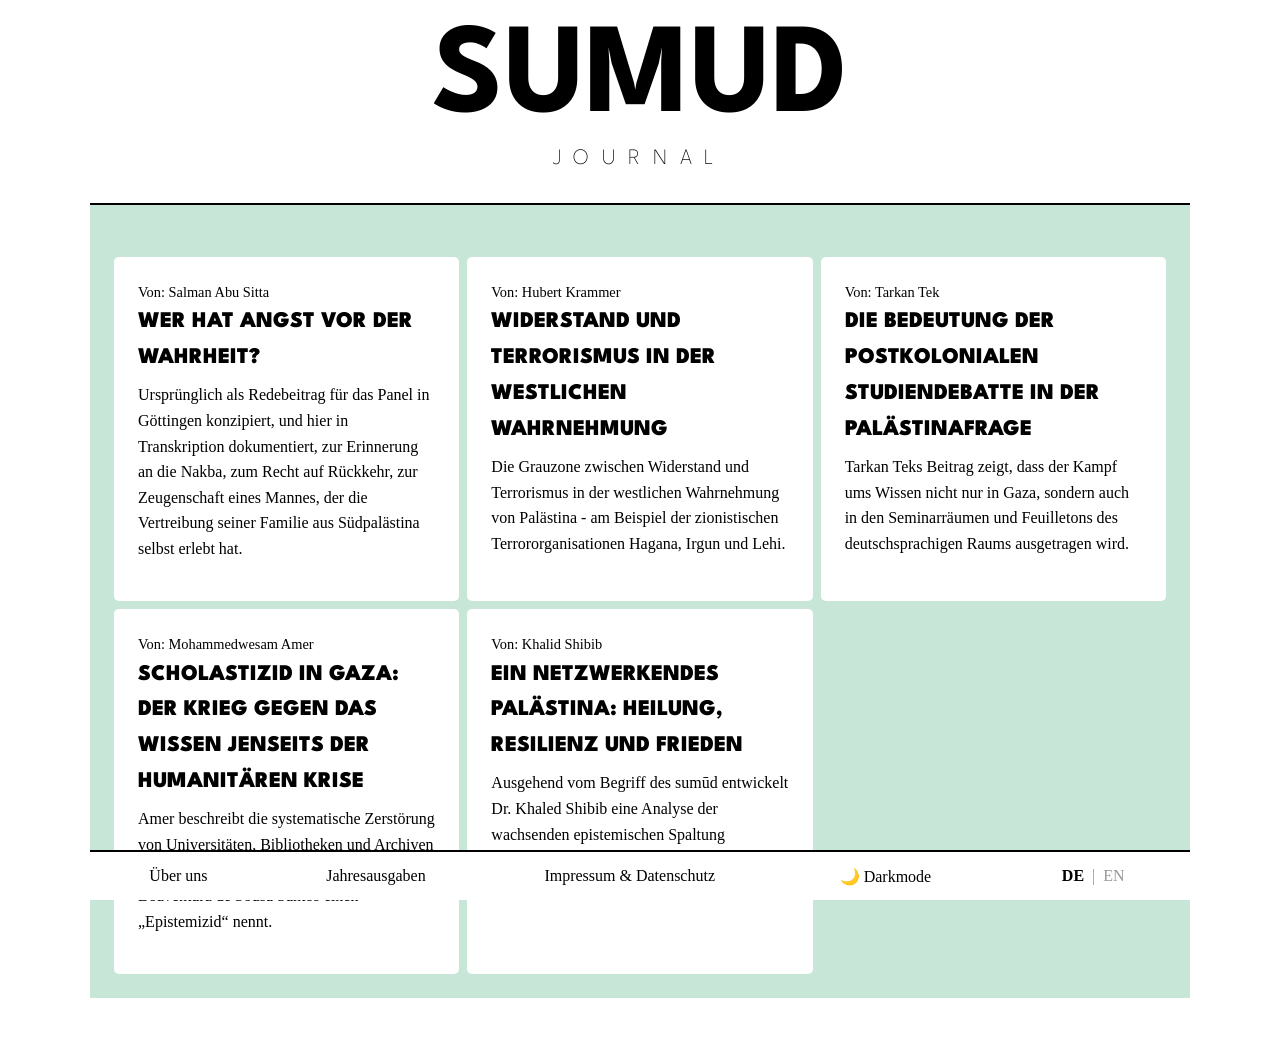
<file: index.html>
<!DOCTYPE html>
<html lang="de">
<head>
  <meta charset="UTF-8">
  <meta name="viewport" content="width=device-width, initial-scale=1.0">
  <title>Sumud Journal</title>
  <link rel="stylesheet" href="style.css">
  <script>
    // Darkmode sofort laden, bevor die Seite rendert
    if (localStorage.getItem('darkmode') === 'enabled') {
      document.documentElement.classList.add('darkmode');
    }
  </script>
</head>
<body>
  <header>
    <a href="index.html">
    <h1>SUMUD</h1>
    <p class="magazinesubtitle translate-text">
      <span class="lang-de">Journal</span>
      <span class="lang-en">Journal</span>
    </p>
    </a>
  </header>

  <main class="grid-container">
    <!-- Artikel werden hier per JavaScript eingefügt -->
  </main>

<footer>
  <nav>

    <a href="uber-uns.html" class="translate-text">
      <span class="lang-de">Über uns</span>
      <span class="lang-en">About us</span>
    </a>

    <a href="jahresausgaben.html" class="translate-text">
      <span class="lang-de">Jahresausgaben</span>
      <span class="lang-en">Annual Editions</span>
    </a>

    <a href="impressum.html" class="translate-text">
      <span class="lang-de">Impressum & Datenschutz</span>
      <span class="lang-en">Legal Notice & Privacy Notice</span>
    </a>

    <button id="darkmode-toggle">🌙 Darkmode</button>
    <button id="lang-toggle">
      <span class="lang-text-de">DE</span>
      <span class="lang-separator">|</span>
      <span class="lang-text-en">EN</span>
    </button>

  </nav>
</footer>

  <script src="script.js"></script>
</body>
</html>
</file>
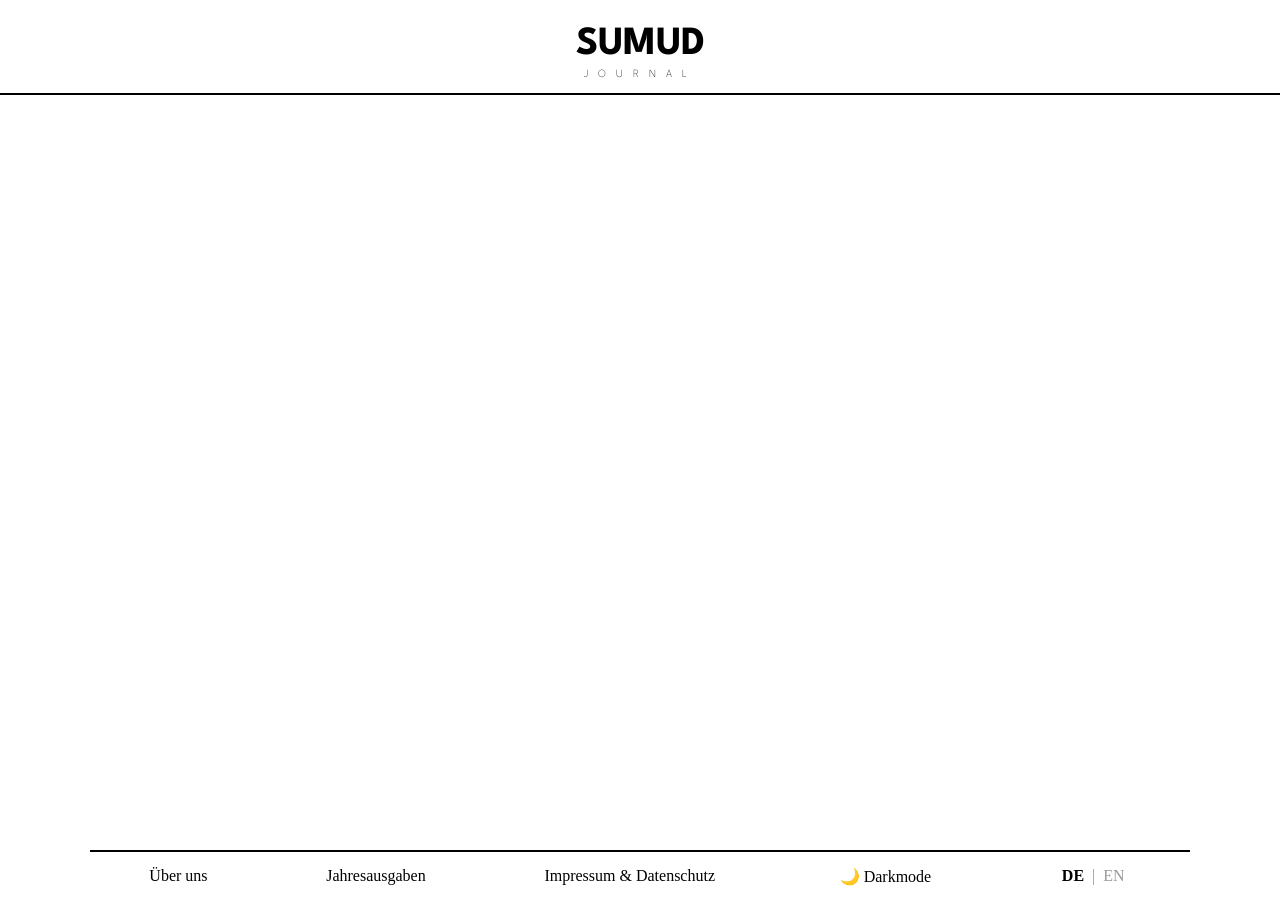
<file: article.html>
<!DOCTYPE html>
<html lang="de">
<head>
  <meta charset="UTF-8">
  <meta name="viewport" content="width=device-width, initial-scale=1.0">
  <title>SUMUD - ${articleTitle}</title>
  <link rel="stylesheet" href="style.css">
  <script>
    // Darkmode sofort laden, bevor die Seite rendert
    if (localStorage.getItem('darkmode') === 'enabled') {
      document.documentElement.classList.add('darkmode');
    }
  </script>
</head>
<body class="always-scrolled">
  <header>
    <a href="index.html">
    <h1>SUMUD</h1>
    <p class="magazinesubtitle translate-text">
      <span class="lang-de">Journal</span>
      <span class="lang-en">Journal</span>
    </p>
    </a>
  </header>

  <main class="article-view">
    <div id="article-content"></div>
  </main>

<footer>
  <nav>
    <a href="uber-uns.html" class="translate-text">
      <span class="lang-de">Über uns</span>
      <span class="lang-en">About us</span>
    </a>

    <a href="jahresausgaben.html" class="translate-text">
      <span class="lang-de">Jahresausgaben</span>
      <span class="lang-en">Annual Editions</span>
    </a>

    <a href="impressum.html" class="translate-text">
      <span class="lang-de">Impressum & Datenschutz</span>
      <span class="lang-en">Legal Notice & Privacy Notice</span>
    </a>

    <button id="darkmode-toggle">🌙 Darkmode</button>
    <button id="lang-toggle">
      <span class="lang-text-de">DE</span>
      <span class="lang-separator">|</span>
      <span class="lang-text-en">EN</span>
    </button>
  </nav>
</footer>

  <script src="script.js"></script>

</body>
</html>
</file>
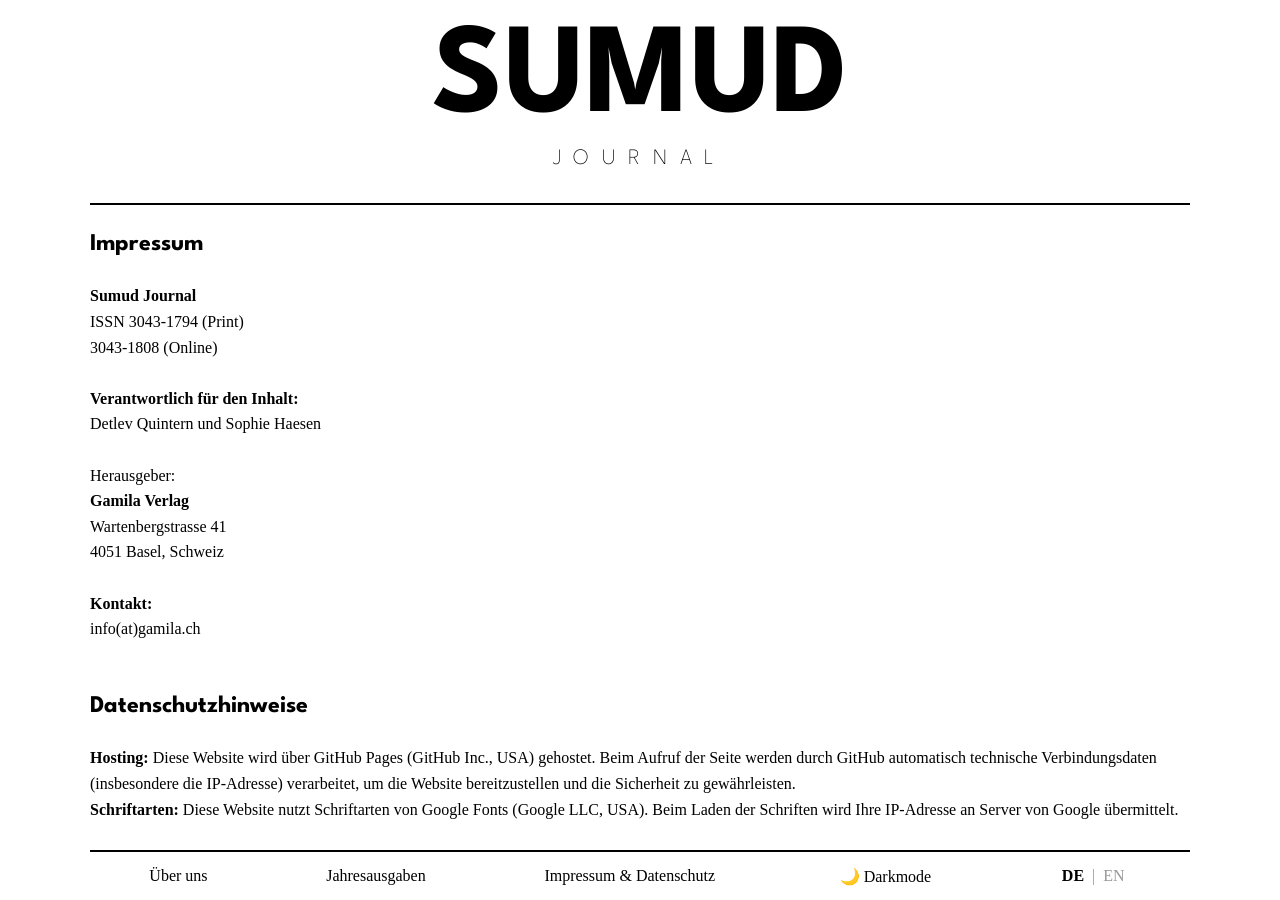
<file: impressum.html>
<!DOCTYPE html>
<html>
<head>
  <title>SUMUD - Impressum</title>
  <link rel="stylesheet" href="style.css">
  <script>
    // Darkmode sofort laden, bevor die Seite rendert
    if (localStorage.getItem('darkmode') === 'enabled') {
      document.documentElement.classList.add('darkmode');
    }
  </script>
</head>
<body>
  <header>
    <a href="index.html">
    <h1>SUMUD</h1>
    <p class="magazinesubtitle translate-text">
      <span class="lang-de">Journal</span>
      <span class="lang-en">Journal</span>
    </p>
    </a>
  </header>
  <main>
    
    <!-- Deutsch -->
    <span class="lang-de">
      <h2>Impressum</h2>
    </span>
    <span class="lang-de">
      <strong>Sumud Journal</strong> <br/>
      ISSN 3043-1794 (Print) <br/>
      3043-1808 (Online)<br/><br/>
    </span>
    <span class="lang-de">
      <strong>Verantwortlich für den Inhalt:<br/></strong>
      Detlev Quintern und Sophie Haesen<br/><br/>
    </span>
    <span class="lang-de">
      Herausgeber:<br/>
      <strong>Gamila Verlag</strong> <br/>
      Wartenbergstrasse 41 <br/>
      4051 Basel, Schweiz <br/><br/>
    </span>
    <span class="lang-de">
      <strong>Kontakt:</strong><br/>
      info(at)gamila.ch<br/><br/>
    </span>

    <!-- Englisch-->
    <span class="lang-en">
      <h2>Legal notice</h2>
    </span>
    <span class="lang-en">
      <strong>Sumud Journal</strong><br/>
      ISSN 3043-1794 (Print) <br/>
      3043-1808 (Online) <br/><br/>
    </span>
    <span class="lang-en">
      <strong>Responsable for the content:<br/>
      </strong> Detlev Quintern and Sophie Haesen <br/><br/>
    </span>
    <span class="lang-en">
      Published by:<br/>
      <strong>Gamila Verlag</strong> <br/>
      Wartenbergstrasse 41 <br/>
      4051 Basel, Switzerland <br/><br/>
    </span>
    <span class="lang-en">
      <strong>Contact:</strong><br/>
      info(at)gamila.ch <br/><br/>
    </span>

    <!-- Datenschutz Deutsch-->
    <span class="lang-de">
      <h2>Datenschutzhinweise</h2>
      <strong>Hosting:</strong> Diese Website wird über GitHub Pages (GitHub Inc., USA) gehostet. Beim Aufruf der Seite werden durch GitHub automatisch technische Verbindungsdaten (insbesondere die IP-Adresse) verarbeitet, um die Website bereitzustellen und die Sicherheit zu gewährleisten.<br/>
      <strong>Schriftarten:</strong> Diese Website nutzt Schriftarten von Google Fonts (Google LLC, USA). Beim Laden der Schriften wird Ihre IP-Adresse an Server von Google übermittelt.
    </span>

    <!-- Datenschutz Englisch-->
    <span class="lang-en">
      <h2>Privacy Notice</h2>
      <strong>Hosting:</strong> This website is hosted via GitHub Pages (GitHub Inc., USA). When you visit this site, GitHub automatically processes technical connection data (in particular your IP address) to deliver the website and ensure its security.<br/>
      <strong>Fonts:</strong> This website uses fonts provided by Google Fonts (Google LLC, USA). When loading these fonts, your IP address is transmitted to Google servers.
    </span>
    
    
  </main>

<footer>
  <nav>
    <a href="uber-uns.html" class="translate-text">
      <span class="lang-de">Über uns</span>
      <span class="lang-en">About us</span>
    </a>

    <a href="jahresausgaben.html" class="translate-text">
      <span class="lang-de">Jahresausgaben</span>
      <span class="lang-en">Annual Editions</span>
    </a>

    <a href="impressum.html" class="translate-text">
      <span class="lang-de">Impressum & Datenschutz</span>
      <span class="lang-en">Legal Notice & Privacy Notice</span>
    </a>

    <button id="darkmode-toggle">🌙 Darkmode</button>
    <button id="lang-toggle">
      <span class="lang-text-de">DE</span>
      <span class="lang-separator">|</span>
      <span class="lang-text-en">EN</span>
    </button>
  </nav>
</footer>

  <script src="script.js"></script>

</body>
</html>
</file>
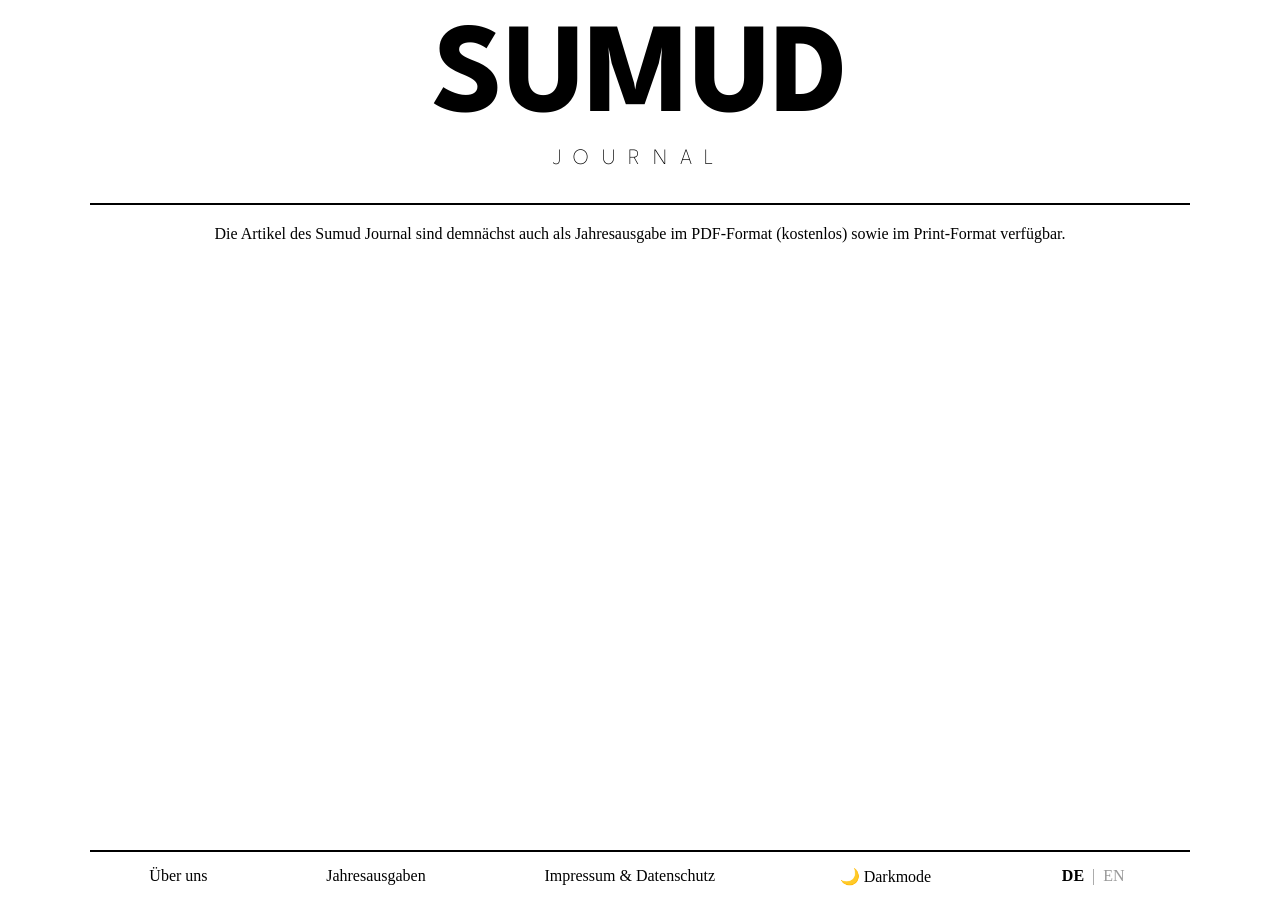
<file: jahresausgaben.html>
<!DOCTYPE html>
<html>
<head>
  <title>SUMUD - Jahresausgaben</title>
  <link rel="stylesheet" href="style.css">
  <script>
    // Darkmode sofort laden, bevor die Seite rendert
    if (localStorage.getItem('darkmode') === 'enabled') {
      document.documentElement.classList.add('darkmode');
    }
  </script>
</head>
<body>
  <header>
    <a href="index.html">
    <h1>SUMUD</h1>
    <p class="magazinesubtitle translate-text">
      <span class="lang-de">Journal</span>
      <span class="lang-en">Journal</span>
    </p>
    </a>
  </header>
  <main>
    <div id="jahresausgaben_container">
      <span class="lang-de">
        <p>Die Artikel des Sumud Journal sind demnächst auch als Jahresausgabe im PDF-Format (kostenlos) sowie  im Print-Format verfügbar.</p>
      </span>
      <span class="lang-en">
        <p>The articles from the Sumud Journal will soon also be available as an annual edition in PDF format (free of charge) as well as in print format.</p>
      </span>
      <!--
      <h2 class="translate-text">
        <span class="lang-de">Jahresausgaben als PDF</span>
        <span class="lang-en">Annual Editions as PDFs</span>
      </h2>
      <ul id="jahresausgaben_liste">
        <li><a href="pdfs/jahresausgaben/sumud_2025.pdf" target="_blank">SUMUD 2026</a></li>
      </ul>
       -->
    </div>
  </main>

<footer>
  <nav>
    <a href="uber-uns.html" class="translate-text">
      <span class="lang-de">Über uns</span>
      <span class="lang-en">About us</span>
    </a>

    <a href="jahresausgaben.html" class="translate-text">
      <span class="lang-de">Jahresausgaben</span>
      <span class="lang-en">Annual Editions</span>
    </a>

    <a href="impressum.html" class="translate-text">
      <span class="lang-de">Impressum & Datenschutz</span>
      <span class="lang-en">Legal Notice & Privacy Notice</span>
    </a>

    <button id="darkmode-toggle">🌙 Darkmode</button>
    <button id="lang-toggle">
      <span class="lang-text-de">DE</span>
      <span class="lang-separator">|</span>
      <span class="lang-text-en">EN</span>
    </button>
  </nav>
</footer>

  <script src="script.js"></script>
</body>
</html>
</file>
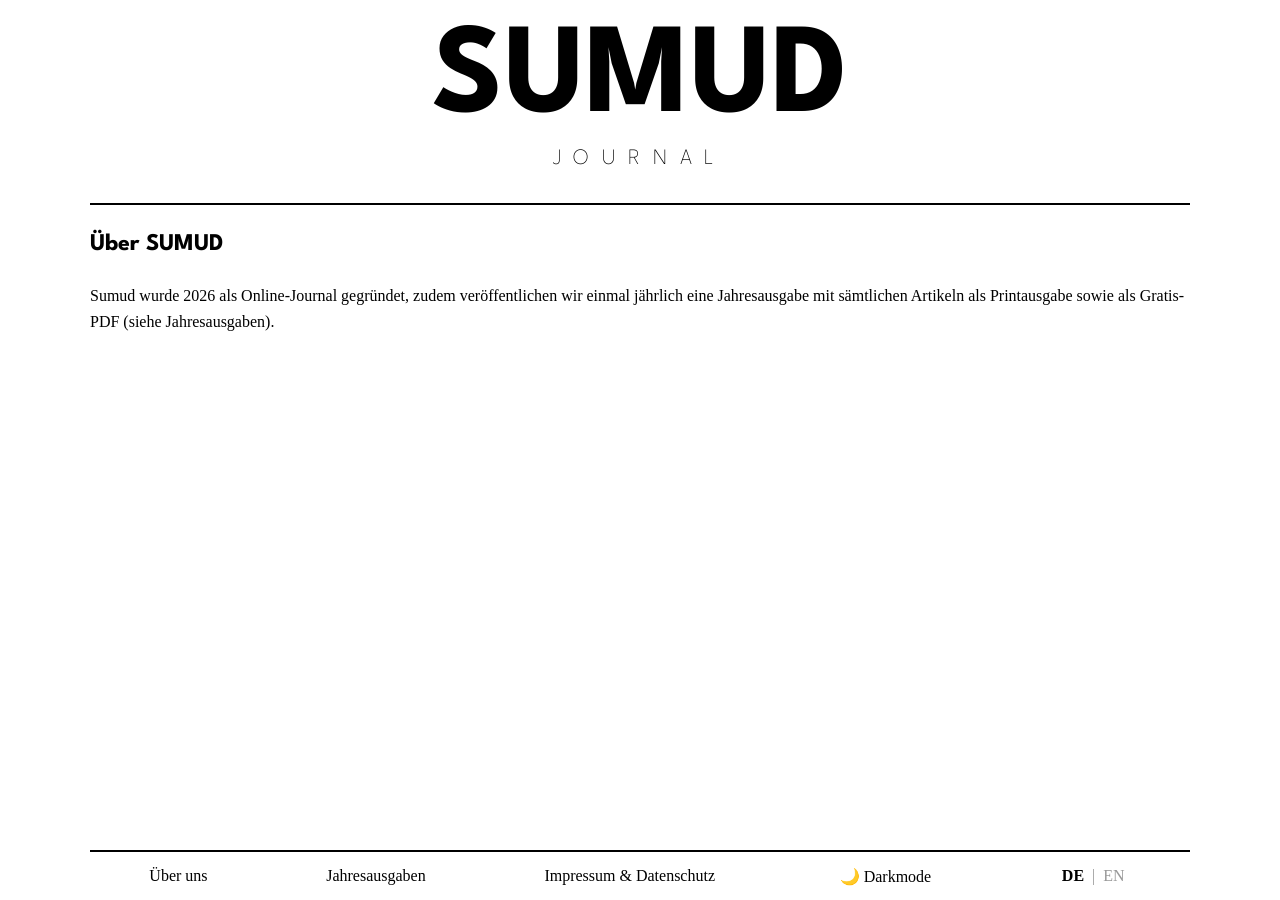
<file: uber-uns.html>
<!DOCTYPE html>
<html>
<head>
  <title>SUMUD - Über uns</title>
  <link rel="stylesheet" href="style.css">
  <script>
    // Darkmode sofort laden, bevor die Seite rendert
    if (localStorage.getItem('darkmode') === 'enabled') {
      document.documentElement.classList.add('darkmode');
    }
  </script>
</head>
<body>
  <header>
    <a href="index.html">
    <h1>SUMUD</h1>
    <p class="magazinesubtitle translate-text">
      <span class="lang-de">Journal</span>
      <span class="lang-en">Journal</span>
    </p>
    </a>
  </header>
  <main>
    <h2 class="translate-text">
      <span class="lang-de">Über SUMUD</span>
      <span class="lang-en">About SUMUD</span>
    </h2>
    <p class="translate-text">
      <span class="lang-de">Sumud wurde 2026 als Online-Journal gegründet, zudem veröffentlichen wir einmal jährlich eine Jahresausgabe mit sämtlichen Artikeln als Printausgabe sowie als Gratis-PDF (siehe Jahresausgaben).</span>
      <span class="lang-en">Sumud was founded in 2026 as an online journal. In addition, we publish an annual print edition containing all articles, which is also available as a free PDF (see Annual Editions).</span>
    </p>
  </main>
<footer>
  <nav>
    <!-- Über uns übersetzen -->
    <a href="uber-uns.html" class="translate-text">
      <span class="lang-de">Über uns</span>
      <span class="lang-en">About us</span>
    </a>

    <!-- Jahresausgaben übersetzen -->
    <a href="jahresausgaben.html" class="translate-text">
      <span class="lang-de">Jahresausgaben</span>
      <span class="lang-en">Annual Editions</span>
    </a>

    <!-- Impressum übersetzen -->
    <a href="impressum.html" class="translate-text">
      <span class="lang-de">Impressum & Datenschutz</span>
      <span class="lang-en">Legal Notice & Privacy Notice</span>
    </a>

    <button id="darkmode-toggle">🌙 Darkmode</button>
    <button id="lang-toggle">
      <span class="lang-text-de">DE</span>
      <span class="lang-separator">|</span>
      <span class="lang-text-en">EN</span>
    </button>
  </nav>
</footer>
  <script src="script.js"></script>
</body>
</html>
</file>
<file: style.css>
@import url('https://fonts.googleapis.com/css2?family=League+Spartan:wght@100..900&display=swap');

/* Grundlayout */
:root {
  --positive-color: #000000;
  --negative-space-color: white;
  --third-color: rgb(200, 230, 215);
  --sansserif: "League Spartan";
}

/* Standardmässig (oder wenn lang="de" aktiv ist) */
html:not([lang="en"]) .lang-en {
    display: none;
}

/* Wenn lang="en" im HTML-Tag aktiv ist */
html[lang="en"] .lang-de {
    display: none;
}
html[lang="en"] .lang-en {
    display: inline; 
}

body {
  font-family: 'Georgia', 'Times New Roman', Times, serif;
  line-height: 1.6;
  margin: 0 auto;
  max-width: 1100px;
  padding: 0;
  color: var(--positive-color);
  transition: background 0.5s, color 0.5s;
  overflow-x: hidden;
  box-sizing: border-box;
}

main {
  margin-bottom: 40px;
  padding-bottom: 20px;
}

h1, h2, h3 {
  font-family: var(--sansserif);
}

.darkmode {
  --positive-color: #f0f0f0;
  --negative-space-color: #000000;
}


.darkmode {
  background-color: black;
}

/* Header */
header, .darkmode html header {
  padding: 1vw;
  text-align: center;
  border-bottom: 2px solid var(--positive-color);
  color: var(--positive-color);
  background-color: var(--negative-space-color);
  justify-content: center;
}

header a {
  text-decoration: none;
  color: inherit;
}

header.scrolled {
  position: fixed;
  top: 0;
  left: 0;
  right: 0;
  z-index: 1000;
  padding-bottom: 0px;
}

header h1 {
  margin: 0;
  padding-top: 1rem;
  line-height: 0.8;
  font-size: 10vw;
  font-family: var(--sansserif);
}

header.scrolled h1 {
  font-size: 2.5em;
}

.magazinesubtitle {
  margin: 0 0 0.5rem;
  font-size: 2.5vw;
  font-family: var(--sansserif);
  font-weight: 100;
  font-variant-caps: all-small-caps;
  letter-spacing: 1vw;
}

header.scrolled .magazinesubtitle {
  /*display: none;*/
  letter-spacing: 10px;
  font-size: 15px;
  padding-bottom: 0;
}

body.header-scrolled {
  padding-top: 50px;
}

/* Grid-Container */
.grid-container {
  display: grid;
  grid-template-columns: repeat(auto-fill, minmax(300px, 1fr));
  gap: none;
  padding: 20px;
  padding-top: 3rem;
  background-color: var(--third-color);
}

.darkmode .grid-container {
  background: rgb(0,30,5);
}

/* Artikel-Karten */
.article-card {
  margin: 4px;
  padding: 1rem 1rem 1rem 1rem;
  overflow: hidden;
  background-color: var(--negative-space-color);
  border-radius: 5px;
  text-align: left;
}

.darkmode .article-card {
  background-color: rgb(30, 30, 30);
}

.article-card:hover {
  background-color: rgb(0,50,20);
    color: var(--third-color);
} 

.article-card a {
  text-decoration: none;
  color: inherit;
}

.article-card img {
  width: 100%;
  height: 200px;
  object-fit: cover;
  border-radius: 10px;
}

.article-card-content {
  padding: 0.5rem;
}

.article-card h2 {
  margin-top: -1rem;
  margin-bottom: -0.6rem;
  font-size: 1.4rem;
  font-family: var(--sansserif);
  font-weight: 900;
  letter-spacing: 10%;
  text-transform: uppercase;
}

.article-card .author {
  font-size: 0.9rem;
  margin-bottom: 1rem;
  margin-top: 0;
}

.darkmode .article-card .author {
  color: var(--positive-color);
}

/* Artikel Seite */

#article-content {
  display: block;
  padding-left: 2%;
  padding-right: 2%;
  padding-bottom: 2%;
  margin: auto;
  margin-top: 6rem;
  width: 100%;
  max-width: 700px;
  box-sizing: border-box;
}


#article-content h1 {
  font-family: var(--sansserif);
  font-size: calc(0.75rem + 3vw);
  margin-top: 0;
  margin-bottom: 2%;
  text-align: center;
  line-height: 1.15;
  border-bottom: 20px double var(--third-color);
}

#article-content p.lead {
  font-size: 1.5rem;
  font-family: var(--sansserif);
  font-weight: 300;
  font-style: italic;
  text-align: center;
  padding-bottom: 0;
  margin-bottom: -1rem;
  letter-spacing: 3%;
  /*border-bottom: solid 4px var(--third-color);*/
}

#article-content p {
  font-size: 1.2rem;
  margin-bottom: 0.2rem;
  margin-top: 0;
}

#article-content p.author {
  font-size: calc(0.75rem + 1vw);
  font-family: var(--sansserif);
  font-weight: 300;
  font-variant-caps: small-caps;
  letter-spacing: 50%;
  text-align: center;
  padding: 0;
  padding-top: 1rem;
  margin-top: 0;
  margin-bottom: 0;
  border-top: 20px double var(--third-color);
}

#article-content img {
  width: 100%;
  margin: 1.2rem 0;
  border-radius: 10px;
  border: none;
}

.initial {
  font-size: 5rem;
  line-height: 1;
  float: left;
  margin-right: 1rem;
  margin-top: -0.5rem;
  margin-bottom: -0.9rem;
  }
.subtitle {
  font-weight: bold;
  font-family: var(--sansserif);
  text-transform: uppercase;
  font-weight: 700;
  letter-spacing: 25%;
  font-size: 1.2em;
  text-align: center;
  margin-top: 1.5em;
  margin-bottom: 0.5em;
  border-top: solid 4px var(--third-color);
  padding-top: 0.5em;
 }
 .subsubtitle {
  font-weight: bold;
  font-family: var(--serif);
  font-size: 1.2rem;
  text-align: center;
 }
 h4 {
  text-align: center;
  font-size: 1.2rem;
  font-style: italic;
 }
.indented-paragraph {
  text-indent: 1.3em;
  margin-top: 0.5em;
  margin-bottom: 0.5em;
}
.centered {
  font-size: 0,9em;
  text-align: center;
  margin: 1.2em 0px;
}
.dashlist {
  font-size: 1.2rem;
  list-style-type: '–    ';
}
ol {
  font-size: 1.2rem;
}

/*Autorenbeschreibung*/
.author-description-box {
  background-color: color-mix(in srgb, var(--third-color), var(--negative-space-color) 85%);
  border-left: 0.5rem solid var(--third-color);
  padding: 15px 20px;
  margin: 25px 0;
  font-size: 0.95rem;
  line-height: 1.5;
  color: var(--positive-color);
  border-radius: 0 4px 4px 0;
}
.author-description-box strong {
  display: block;
  margin-bottom: 5px;
  color: var(--positive-color);
  font-size: 1rem;
}

.author-description-box p {
  margin: 0;
  font-style: italic;
}

/* --- LITERATURVERZEICHNIS --- */
.bib-entry {
  display: block !important;
  font-size: 1rem !important;
  line-height: 1.5 !important;
  padding-left: 30px !important;
  text-indent: -30px !important; /* Hängender Einzug */
  margin-top: 0px !important;
  margin-bottom: 0px !important;
  text-align: left !important;
}

.bibliography a {
  color: var(--positive-color);
}

/* --- ENDNOTEN --- */
.endnote-entry {
  display: block !important;
  font-size: 0.8em !important;
  line-height: 1.4 !important;
  padding-left: 0px !important;
  text-indent: 0 !important; /* KEIN Einzug */
  margin-top: 0px !important;
  margin-bottom: 0.5em !important;
  color: #555555 !important;
  text-align: left !important;
}
.fussnote {
  list-style-type: none;
  font-size: 0.9em;
}
.fussnote a {
  color: var(--positive-color);
}
.backlink {
  scroll-margin-top: 100px;
  color: var(--positive-color);
  text-decoration: none;
}

.endnotes ul {
  margin: 0 4rem 0 4rem;
}

/* Footer */
footer, .darkmode html footer {
  position: fixed;
  bottom: 0;
  width: 100%;
  max-width: 1100px;
  margin: auto;
  padding: 0.7rem 0 0.7rem 0;
  text-align: center;
  border-top: 2px solid var(--positive-color);
  background-color: var(--negative-space-color);
}

footer nav {
    display: flex;
    justify-content: space-around; 
    align-items: center;     
    gap: auto;               
    flex-wrap: wrap;      
}

footer nav a, 
footer nav button {
    margin: 0;               
}

footer nav a {
  text-decoration: none;
  color: inherit;
}

#darkmode-toggle {
  position: relative;
  font-family: inherit;
  font-size: inherit;
  color: inherit;
}

#lang-toggle {
  position: relative;
  font-family: inherit;
  font-size: inherit;
  color: inherit;
}

/* Grundstil für den Text und den Trennstrich im Button */
#lang-toggle span {
    transition: opacity 0.2s ease, font-weight 0.2s ease;
    display: inline-block;
}

.lang-separator {
    margin: 0 4px;
    opacity: 0.4;
}

/* --- WENN LANG = DEUTSCH --- */
html:not([lang="en"]) .lang-text-de {
    opacity: 1;
    font-weight: bold;
}
html:not([lang="en"]) .lang-text-en {
    opacity: 0.4; /* Grayed out */
    font-weight: normal;
}

/* --- WENN LANG = ENGLISCH --- */
html[lang="en"] .lang-text-de {
    opacity: 0.4; /* Grayed out */
    font-weight: normal;
}
html[lang="en"] .lang-text-en {
    opacity: 1;
    font-weight: bold;
}

footer button {
  /*position: fixed;
  right: 2rem;
  bottom: 0rem;*/
  background: none;
  border: none;
  font-size: 1.2rem;
  cursor: pointer;
}

ul {
  list-style-type: circle;
  display: table;
  margin: 0 auto;
}

#jahresausgaben_liste a {
  text-decoration: none;
  color: inherit;
  font-family: var(--sansserif);
  font-size: 1.2rem;
  font-weight: 200;
}

#jahresausgaben_liste li:hover {
  text-decoration: underline;
}

#jahresausgaben_container {
  text-align: center;
  margin-bottom: 2vh;
}

@media (max-width: 480px) {
  #article-content {
    padding-left: 1.5rem;
    padding-right: 1.5rem;
  }

  #article-content p, #article-content p.author, #article-content p.lead {
  font-size: 1rem;
  margin-bottom: 0.1rem;
  margin-top: 0;
  }

  .subtitle {
    font-size: 1.1rem;
  }

  header {
    display: block;
    position: fixed;
    top: 0;
    left: 0;
    right: 0;
    z-index: 1000;
    width: 100%;
  }

  header.scrolled .magazinesubtitle {
    display: block;
    letter-spacing: 5px;
  }

  .grid-container {
    margin-top: 5rem;
  }
}
</file>
